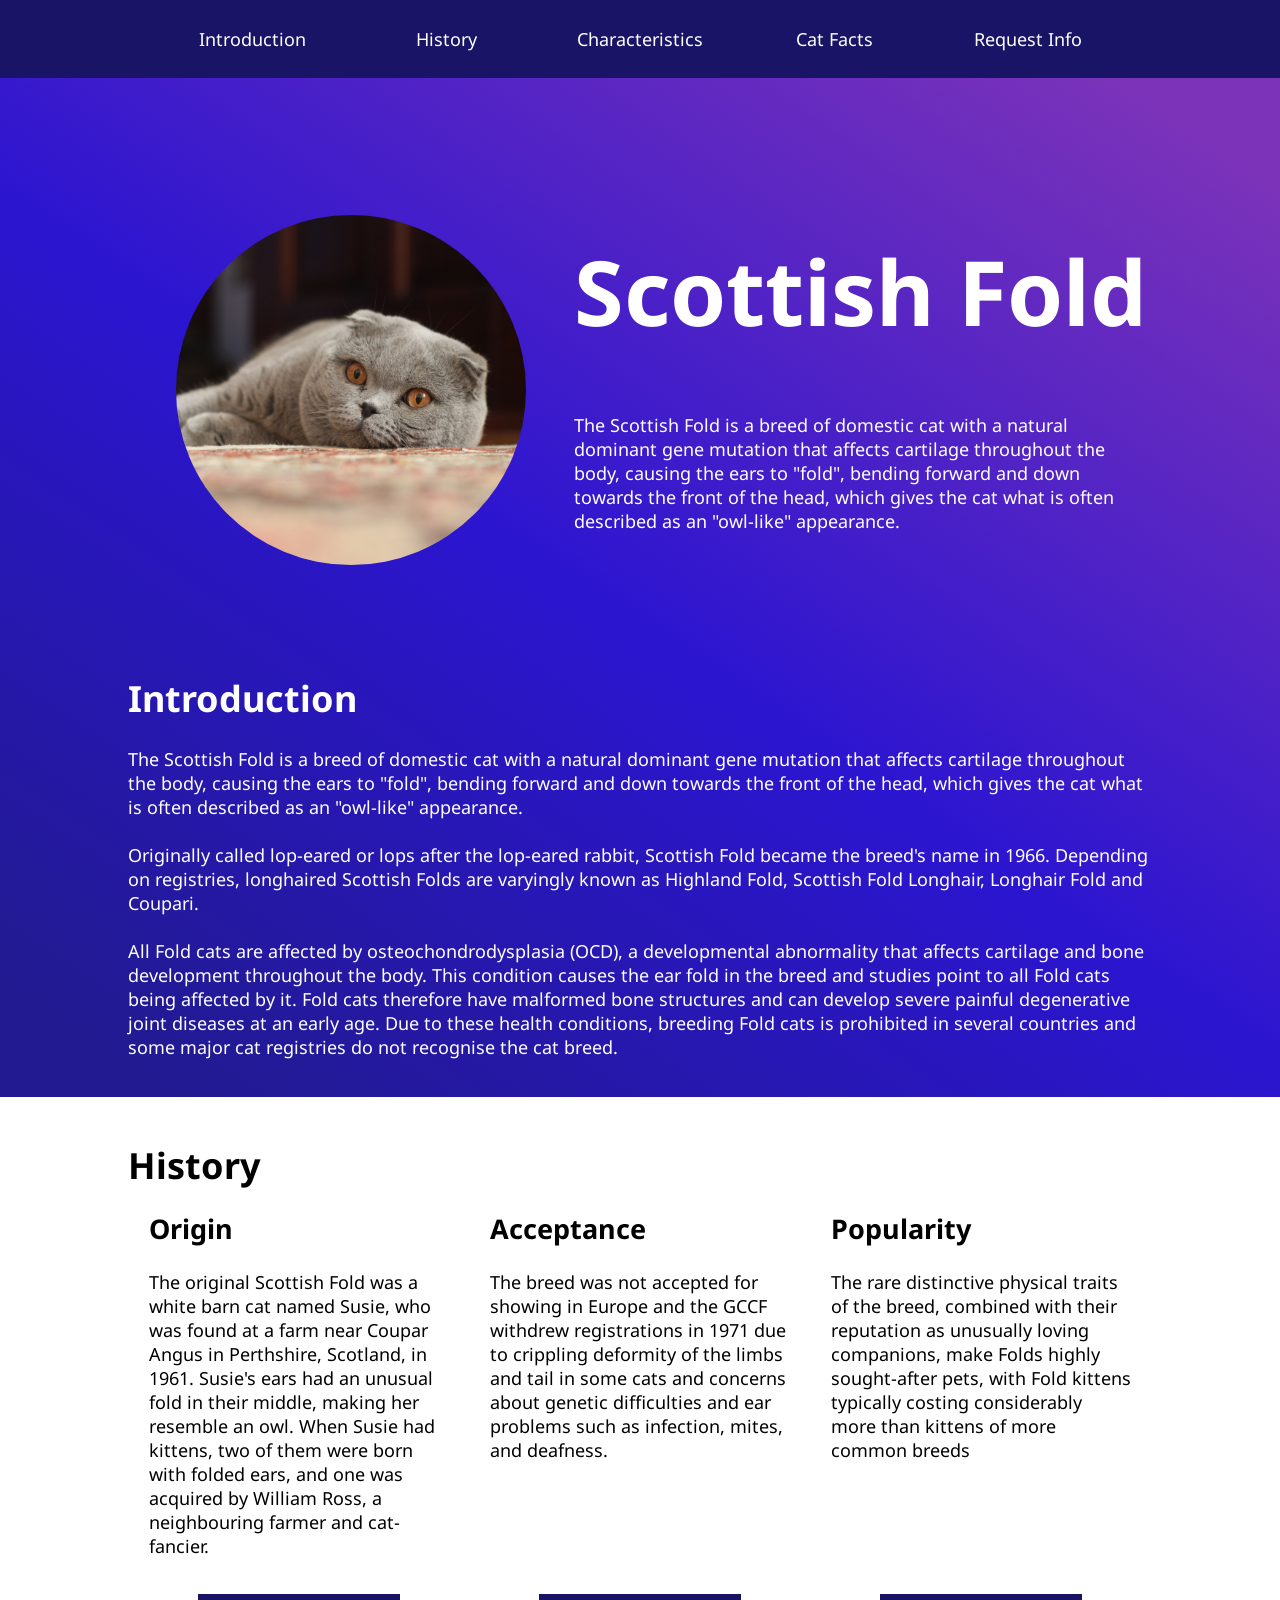
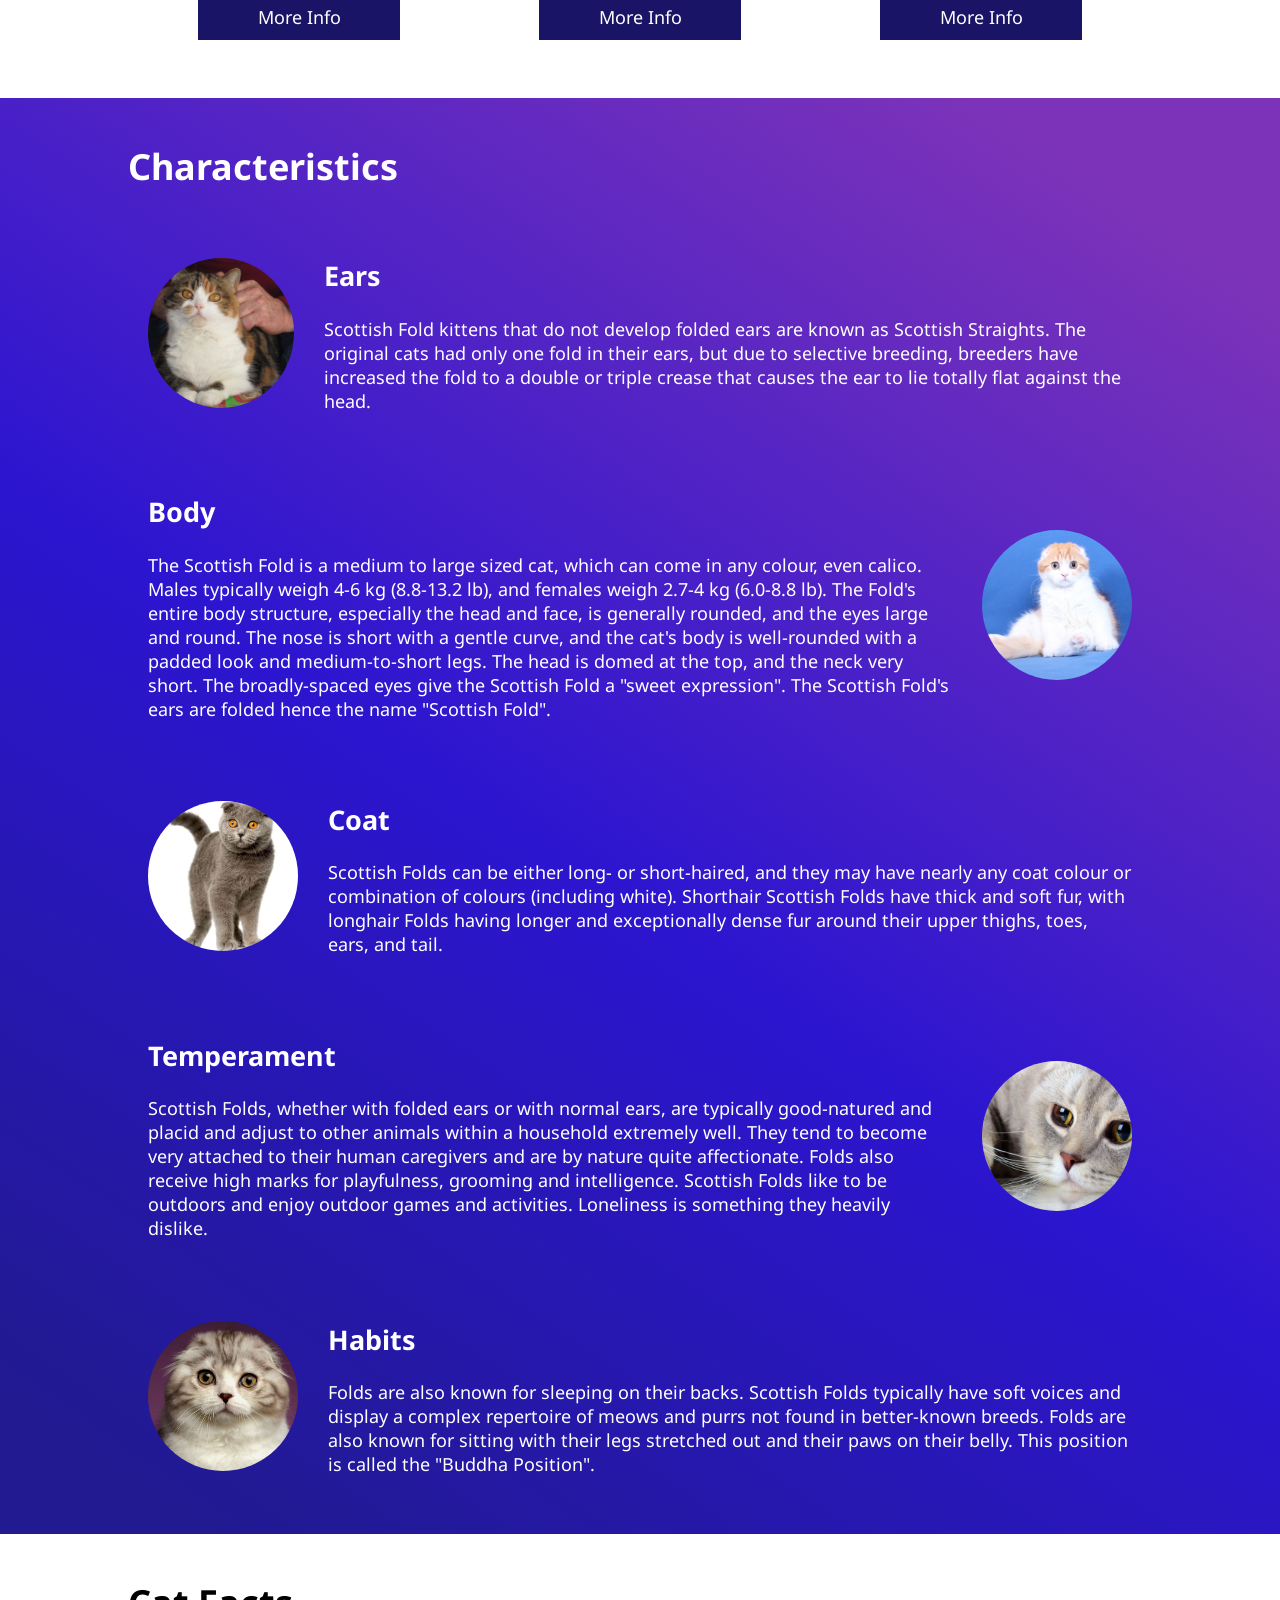
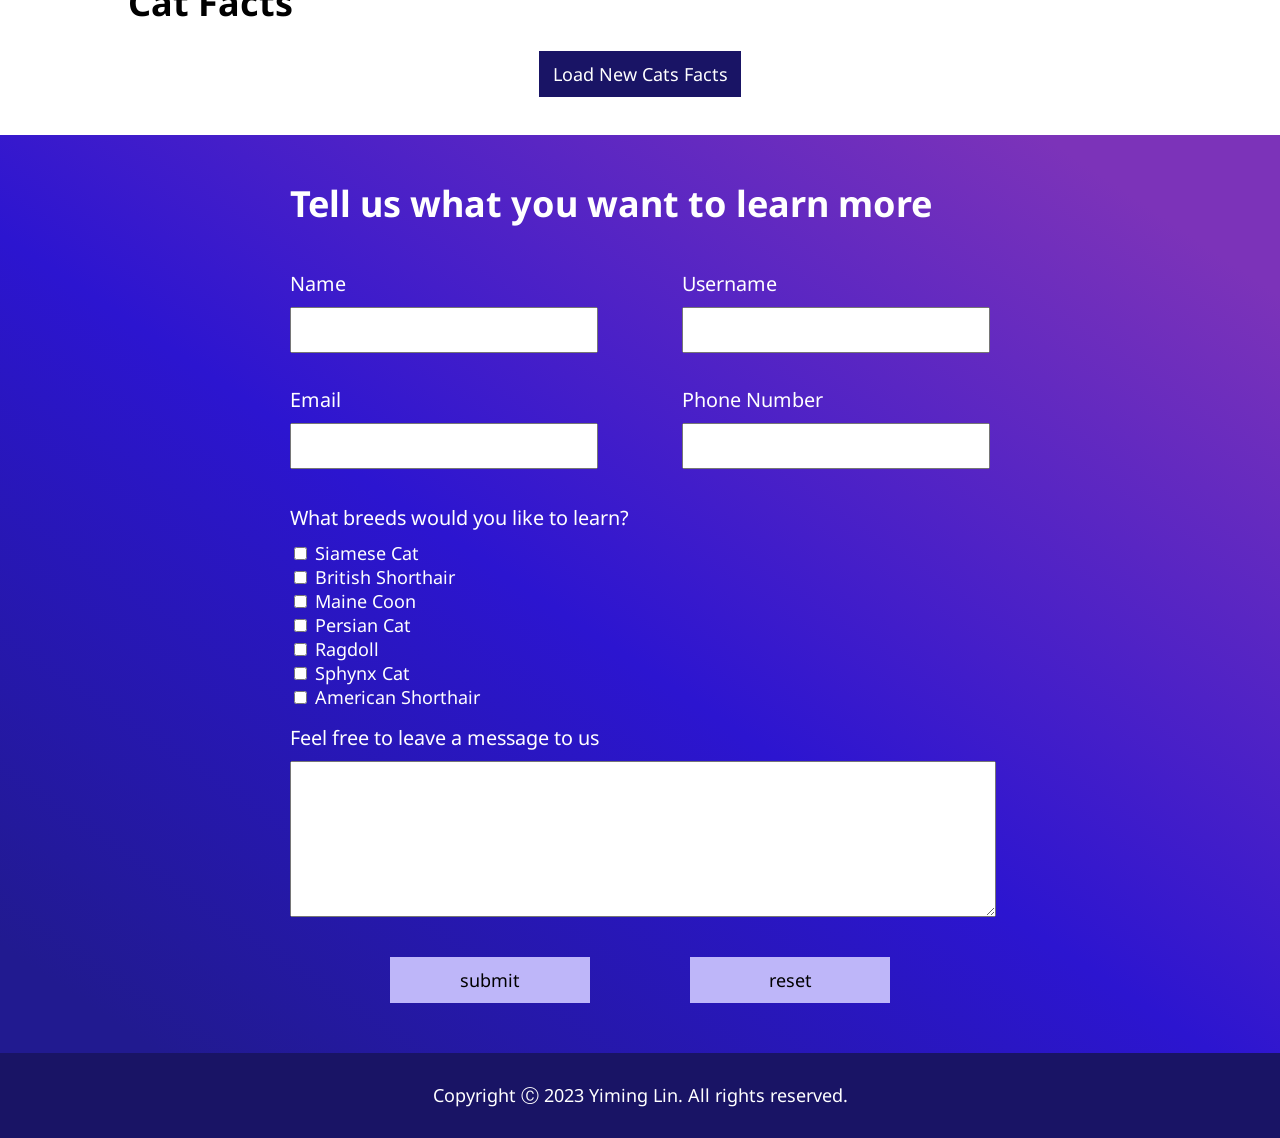
<file: 10-debugging/sample-website/index.html>
<!doctype html>
<html lang="en">
  <head>
    <meta charset="UTF-8" />
    <meta name="viewport" content="width=device-width, initial-scale=1.0" />
    <link rel="preconnect" href="https://fonts.googleapis.com" />
    <link rel="preconnect" href="https://fonts.gstatic.com" crossorigin />
    <link
      rel="stylesheet"
      href="https://cdnjs.cloudflare.com/ajax/libs/font-awesome/6.4.2/css/all.min.css"
      integrity="sha512-z3gLpd7yknf1YoNbCzqRKc4qyor8gaKU1qmn+CShxbuBusANI9QpRohGBreCFkKxLhei6S9CQXFEbbKuqLg0DA=="
      crossorigin="anonymous"
      referrerpolicy="no-referrer"
    />
    <link
      href="https://fonts.googleapis.com/css2?family=Lora&family=Noto+Sans:ital,wght@0,300;0,500;1,200;1,400&family=Poppins:wght@100;200;300;400&family=Raleway:wght@100;200;300&display=swap"
      rel="stylesheet"
    />
    <link rel="stylesheet" type="text/css" href="styles.css" />
    <title>Scottish Fold</title>
    <script defer src="index.js"></script>
  </head>
  <body>
    <header>
      <nav class="navbar large-screen-navbar">
        <div class="nav-list">
          <a
            href="#Introduction"
            class="nav-link hover-transition nav-list-item"
            >Introduction</a
          >
          <a href="#History" class="nav-link hover-transition nav-list-item"
            >History</a
          >
          <a
            href="#Characteristics"
            class="nav-link hover-transition nav-list-item"
            >Characteristics</a
          >
          <a href="#CatFacts" class="nav-link hover-transition nav-list-item"
            >Cat Facts</a
          >
          <a href="#RequestInfo" class="nav-link hover-transition nav-list-item"
            >Request Info</a
          >
        </div>
      </nav>
      <nav class="navbar small-screen-navbar">
        <input
          type="checkbox"
          class="navbar-toggle-trigger"
          id="navbar-toggle-trigger"
        />
        <label
          for="navbar-toggle-trigger"
          id="navbar-toggle-expand-button"
          class="navbar-circular-icon-button"
          aria-label="open navbar list"
        >
          <i class="fa-solid fa-bars"></i>
        </label>
        <div
          id="small-screen-navbar-element-container"
          class="small-screen-navbar-element-container"
        >
          <div class="nav-list">
            <a
              href="#Introduction"
              class="nav-link hover-transition nav-list-item"
              >Introduction</a
            >

            <a href="#History" class="nav-link hover-transition nav-list-item"
              >History</a
            >

            <a
              href="#Characteristics"
              class="nav-link hover-transition nav-list-item"
              >Characteristics</a
            >

            <a href="#CatFacts" class="nav-link hover-transition nav-list-item"
              >Cat Facts</a
            >

            <a
              href="#RequestInfo"
              class="nav-link hover-transition nav-list-item"
              >Request Info</a
            >
          </div>
        </div>
      </nav>
    </header>

    <div class="dark-background-container section-below-navbar">
      <div
        class="space-evenly-distributed-row-container vertically-stacked-mid-screen-container content-container"
      >
        <div class="landing-image"></div>
        <div class="landing-text-container">
          <h1 class="heading-1">Scottish Fold</h1>
          <p>
            The Scottish Fold is a breed of domestic cat with a natural dominant
            gene mutation that affects cartilage throughout the body, causing
            the ears to "fold", bending forward and down towards the front of
            the head, which gives the cat what is often described as an
            "owl-like" appearance.
          </p>
        </div>
      </div>
      <div id="Introduction" class="content-container">
        <h1>Introduction</h1>
        <p>
          The Scottish Fold is a breed of domestic cat with a natural dominant
          gene mutation that affects cartilage throughout the body, causing the
          ears to "fold", bending forward and down towards the front of the
          head, which gives the cat what is often described as an "owl-like"
          appearance.
          <br />
          <br />
          Originally called lop-eared or lops after the lop-eared rabbit,
          Scottish Fold became the breed's name in 1966. Depending on
          registries, longhaired Scottish Folds are varyingly known as Highland
          Fold, Scottish Fold Longhair, Longhair Fold and Coupari.
          <br />
          <br />
          All Fold cats are affected by osteochondrodysplasia (OCD), a
          developmental abnormality that affects cartilage and bone development
          throughout the body. This condition causes the ear fold in the breed
          and studies point to all Fold cats being affected by it. Fold cats
          therefore have malformed bone structures and can develop severe
          painful degenerative joint diseases at an early age. Due to these
          health conditions, breeding Fold cats is prohibited in several
          countries and some major cat registries do not recognise the cat
          breed.
        </p>
      </div>
    </div>

    <div id="History" class="content-container">
      <h1 class="clear-margin-bottom">History</h1>
      <div
        class="space-evenly-distributed-row-container vertically-stacked-mid-screen-container"
      >
        <div class="card">
          <div>
            <h2 class="clear-margin-top">Origin</h2>
            <p>
              The original Scottish Fold was a white barn cat named Susie, who
              was found at a farm near Coupar Angus in Perthshire, Scotland, in
              1961. Susie's ears had an unusual fold in their middle, making her
              resemble an owl. When Susie had kittens, two of them were born
              with folded ears, and one was acquired by William Ross, a
              neighbouring farmer and cat-fancier.
            </p>
          </div>
          <a class="more-info-button">More Info</a>
        </div>
        <div class="popup-section-container">
          <div class="popup-section">
            <div class="space-between-distributed-row-container">
              <h3>Origin</h3>
              <button
                class="close-popup-button"
                title="close popup button"
                aria-label="close popup button"
              >
                <i class="fa-solid fa-xmark"></i>
              </button>
            </div>
            <p>
              The original Scottish Fold was a white barn cat named Susie, who
              was found at a farm near Coupar Angus in Perthshire, Scotland, in
              1961. Susie's ears had an unusual fold in their middle, making her
              resemble an owl. When Susie had kittens, two of them were born
              with folded ears, and one was acquired by William Ross, a
              neighbouring farmer and cat-fancier. Ross registered the breed
              with the Governing Council of the Cat Fancy (GCCF) in the United
              Kingdom in 1966 and started to breed Scottish Fold kittens with
              the help of geneticist Pat Turner. The breeding programme produced
              76 kittens in the first three years - 42 with folded ears and 34
              with straight ears. The conclusion from this was that the ear
              mutation is due to a simple dominant gene.
              <br />
              Susie's only reproducing offspring was a female Fold named Snooks
              who was also white; a second kitten was neutered shortly after
              birth. Three months after Snooks' birth, Susie was killed by a
              car. All Scottish Fold cats share a common ancestry to Susie.
            </p>
          </div>
        </div>

        <div class="card">
          <div>
            <h2 class="clear-margin-top">Acceptance</h2>
            <p>
              The breed was not accepted for showing in Europe and the GCCF
              withdrew registrations in 1971 due to crippling deformity of the
              limbs and tail in some cats and concerns about genetic
              difficulties and ear problems such as infection, mites, and
              deafness.
            </p>
          </div>
          <a class="more-info-button">More Info</a>
        </div>
        <div class="popup-section-container">
          <div class="popup-section">
            <div class="space-between-distributed-row-container">
              <h3>Acceptance</h3>
              <button
                class="close-popup-button"
                title="close popup button"
                aria-label="close popup button"
              >
                <i class="fa-solid fa-xmark"></i>
              </button>
            </div>
            <p>
              The breed was not accepted for showing in Europe and the GCCF
              withdrew registrations in 1971 due to crippling deformity of the
              limbs and tail in some cats and concerns about genetic
              difficulties and ear problems such as infection, mites, and
              deafness, but the Folds were exported to America and the breed
              continued to be established using crosses with British Shorthairs
              and American Shorthairs. Since the initial concerns were brought,
              the Fold breed has not had the mite and infection problems, though
              wax buildup in the ears may be greater than in other cats. The
              concerns about deformities may have been caused by
              osteochondrodysplasia, which causes abnormalities in bone and
              cartilage throughout the body.
            </p>
          </div>
        </div>

        <div class="card">
          <div>
            <h2 class="clear-margin-top">Popularity</h2>
            <p>
              The rare distinctive physical traits of the breed, combined with
              their reputation as unusually loving companions, make Folds highly
              sought-after pets, with Fold kittens typically costing
              considerably more than kittens of more common breeds
            </p>
          </div>
          <a class="more-info-button">More Info</a>
        </div>
        <div class="popup-section-container">
          <div class="popup-section">
            <div class="space-between-distributed-row-container">
              <h3>Popularity</h3>
              <button
                class="close-popup-button"
                title="close popup button"
                aria-label="close popup button"
              >
                <i class="fa-solid fa-xmark"></i>
              </button>
            </div>
            <p>
              The rare distinctive physical traits of the breed, combined with
              their reputation as unusually loving companions, make Folds highly
              sought-after pets, with Fold kittens typically costing
              considerably more than kittens of more common breeds. Scottish
              folds are also popular among celebrities, one of them being
              American singer Taylor Swift, who owns two Scottish fold cats
              named Meredith Grey (the titular character of the medical drama
              series Grey's Anatomy), and Olivia Benson (the protagonist of the
              police drama series Law & Order: Special Victims Unit).
            </p>
          </div>
        </div>
      </div>
    </div>

    <div class="dark-background-container">
      <div id="Characteristics" class="content-container">
        <h1>Characteristics</h1>
        <div class="space-between-distributed-row-container content-container">
          <img
            alt="A scottish fold kitten whose ears are hold by a pair of hands"
            class="characteristics-image"
            src="./images/Straight-eared_Scottish_Fold.jpg"
          />
          <div class="characteristics-text-margin-left">
            <h2>Ears</h2>
            <p>
              Scottish Fold kittens that do not develop folded ears are known as
              Scottish Straights. The original cats had only one fold in their
              ears, but due to selective breeding, breeders have increased the
              fold to a double or triple crease that causes the ear to lie
              totally flat against the head.
            </p>
          </div>
        </div>
        <div class="space-between-distributed-row-container content-container">
          <div class="characteristics-text-margin-right">
            <h2>Body</h2>
            <p>
              The Scottish Fold is a medium to large sized cat, which can come
              in any colour, even calico. Males typically weigh 4-6 kg (8.8-13.2
              lb), and females weigh 2.7-4 kg (6.0-8.8 lb). The Fold's entire
              body structure, especially the head and face, is generally
              rounded, and the eyes large and round. The nose is short with a
              gentle curve, and the cat's body is well-rounded with a padded
              look and medium-to-short legs. The head is domed at the top, and
              the neck very short. The broadly-spaced eyes give the Scottish
              Fold a "sweet expression". The Scottish Fold's ears are folded
              hence the name "Scottish Fold".
            </p>
          </div>
          <img
            alt="A scottish fold kitten with white body and yellowish forehead"
            class="characteristics-image"
            src="./images/Rumfold_Red_Bull.png"
          />
        </div>
        <div class="space-between-distributed-row-container content-container">
          <img
            alt="A walking scottish fold kitten with grayish body and orange eyeballs"
            class="characteristics-image"
            src="./images/scottish-fold-2.jpg"
          />
          <div class="characteristics-text-margin-left">
            <h2>Coat</h2>
            <p>
              Scottish Folds can be either long- or short-haired, and they may
              have nearly any coat colour or combination of colours (including
              white). Shorthair Scottish Folds have thick and soft fur, with
              longhair Folds having longer and exceptionally dense fur around
              their upper thighs, toes, ears, and tail.
            </p>
          </div>
        </div>
        <div class="space-between-distributed-row-container content-container">
          <div class="characteristics-text-margin-right">
            <h2>Temperament</h2>
            <p>
              Scottish Folds, whether with folded ears or with normal ears, are
              typically good-natured and placid and adjust to other animals
              within a household extremely well. They tend to become very
              attached to their human caregivers and are by nature quite
              affectionate. Folds also receive high marks for playfulness,
              grooming and intelligence. Scottish Folds like to be outdoors and
              enjoy outdoor games and activities. Loneliness is something they
              heavily dislike.
            </p>
          </div>
          <img
            alt="The headshot of a scottish fold kitten with grayish skin looking to the side"
            class="characteristics-image"
            src="./images/scottish-fold-1.jpeg"
          />
        </div>
        <div class="space-between-distributed-row-container content-container">
          <img
            alt="The headshot of a scottish fold kitten looking straight ahead"
            class="characteristics-image"
            src="./images/scottish-fold-3.jpg"
          />
          <div class="characteristics-text-margin-left">
            <h2>Habits</h2>
            <p>
              Folds are also known for sleeping on their backs. Scottish Folds
              typically have soft voices and display a complex repertoire of
              meows and purrs not found in better-known breeds. Folds are also
              known for sitting with their legs stretched out and their paws on
              their belly. This position is called the "Buddha Position".
            </p>
          </div>
        </div>
      </div>
    </div>

    <div id="CatFacts" class="content-container">
      <h1>Cat Facts</h1>
      <div class="loading-container"></div>
      <div id="cat-facts-list"></div>
      <a class="reload-cat-facts">Load New Cats Facts</a>
    </div>

    <div class="dark-background-container">
      <form id="RequestInfo" class="content-container form">
        <h1>Tell us what you want to learn more</h1>
        <div
          class="space-between-distributed-row-container vertically-stacked-sm-screen-container"
        >
          <p class="label-input-group form-element-container">
            <span class="form-label">Name</span>
            <input
              aria-label="name"
              class="form-input-box"
              type="text"
              id="name"
              name="name"
            />
          </p>
          <p class="label-input-group form-element-container">
            <span class="form-label">Username</span>
            <input
              aria-label="username"
              class="form-input-box"
              type="text"
              id="username"
              name="username"
            />
          </p>
        </div>
        <div
          class="space-between-distributed-row-container vertically-stacked-sm-screen-container"
        >
          <p class="label-input-group form-element-container">
            <span class="form-label">Email</span>
            <input
              aria-label="email"
              class="form-input-box"
              type="email"
              id="email"
              name="email"
            />
          </p>
          <p class="label-input-group form-element-container">
            <span class="form-label">Phone Number</span>
            <input
              aria-label="phone"
              class="form-input-box"
              type="tel"
              id="phone-number"
              name="phone-number"
            />
          </p>
        </div>
        <div class="form-fieldset form-element-container">
          <p class="form-label">What breeds would you like to learn?</p>
          <div>
            <input type="checkbox" id="siamese" name="breed1" value="siamese" />
            <label for="siamese">Siamese Cat</label>
          </div>
          <div>
            <input
              type="checkbox"
              id="british-shorthair"
              name="breed2"
              value="british-shorthair"
            />
            <label for="british-shorthair">British Shorthair</label>
          </div>
          <div>
            <input
              type="checkbox"
              id="maine-coon"
              name="breed3"
              value="maine-coon"
            />
            <label for="maine-coon">Maine Coon</label>
          </div>
          <div>
            <input
              type="checkbox"
              id="persian-cat"
              name="breed4"
              value="persian-cat"
            />
            <label for="persian-cat">Persian Cat</label>
          </div>
          <div>
            <input type="checkbox" id="ragdoll" name="breed5" value="ragdoll" />
            <label for="ragdoll">Ragdoll</label>
          </div>
          <div>
            <input
              type="checkbox"
              id="sphynx-cat"
              name="breed6"
              value="sphynx-cat"
            />
            <label for="sphynx-cat">Sphynx Cat</label>
          </div>
          <div>
            <input
              type="checkbox"
              id="american-shorthair"
              name="breed"
              value="american-shorthair"
            />
            <label for="american-shorthair">American Shorthair</label>
          </div>
        </div>
        <label class="form-label" for="message"
          >Feel free to leave a message to us</label
        >
        <textarea
          class="form-textarea form-element-container"
          name="message"
          id="message"
          cols="30"
          rows="10"
        ></textarea>
      </form>
      <div
        class="form space-evenly-distributed-row-container form-buttons-container"
      >
        <input class="form-button" type="submit" value="submit" />
        <input class="form-button" type="reset" value="reset" />
      </div>
    </div>

    <footer class="footer">
      Copyright Ⓒ 2023 Yiming Lin. All rights reserved.
    </footer>
  </body>
</html>
</file>
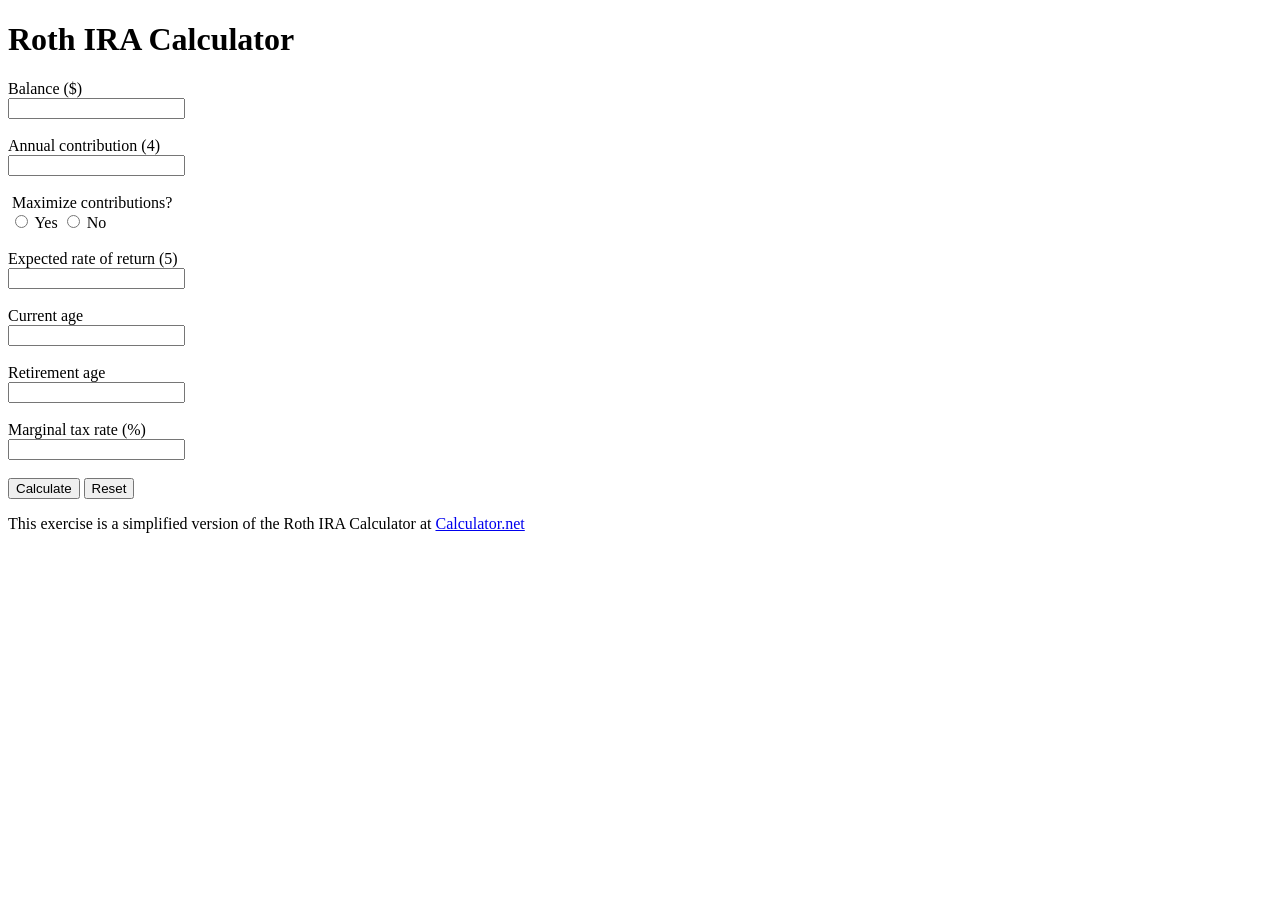
<file: 01-html/02-form.html>
<!doctype html>
<html lang="en">
  <head>
    <meta charset="UTF-8" />
    <meta name="viewport" content="width=device-width, initial-scale=1.0" />
    <meta http-equiv="X-UA-Compatible" content="ie=edge" />
    <style>fieldset {
      padding: 0px;
      border: 0};
      </style>
    <title>Exercise 02 - Form</title>
  </head>
  <body>
    <main>
      <!-- Add your code here -->

      <form method="post" action="/calculator"></form>
      <h1>Roth IRA Calculator</h1>
      <div>
        <label for="balance">Balance ($)</label>
        <br>
        <input type="text" id="balance" name="balance"/>
      </div>
      <br/> 
      <div>
        <label for="contribution">Annual contribution (4)</label>
        <br>
        <input type="text" id="contribution" name="contribuition" />
      </div>
      <br/>     
      <fieldset class="fieldset">
        <legend>Maximize contributions?</legend>
        <input type="radio" id="yes" name="contribuition_select" value="Yes">
        <label for="yes">Yes</label>        
        <input type="radio" id="no" name="contribuition_select" value="No">
        <label for="no">No</label>
      </fieldset>
      <br>
      <div>
        <label for="return">Expected rate of return (5)</label>
        <br>
        <input type="number" id="return_rate" name="return_rate"/>
      </div>
      <br/>      
      <div>
        <label for="current_age">Current age</label>
        <br>
        <input type="number" id="current_age" name="current_age"/>
      </div>
      <br/>      
      <div>
        <label for="retirement_age">Retirement age</label>
        <br>
        <input type="number" id="retirement_age" name="retirement_age"/>
      </div>
      <br/>            
      <div>
        <label for="tax_rate">Marginal tax rate (%)</label>
        <br>
        <input type="number" id="tax_rate" name="tax_rate"/>
      </div>
      <br>
      <div>
          <input type="submit" value="Calculate" />
          <input type="reset" value="Reset" />
      </div>
      <p>This exercise is a simplified version of the Roth IRA Calculator at <a href="https://www.calculator.net/roth-ira-calculator.html">Calculator.net</p>
    </main>
  </body>
</html>
</file>
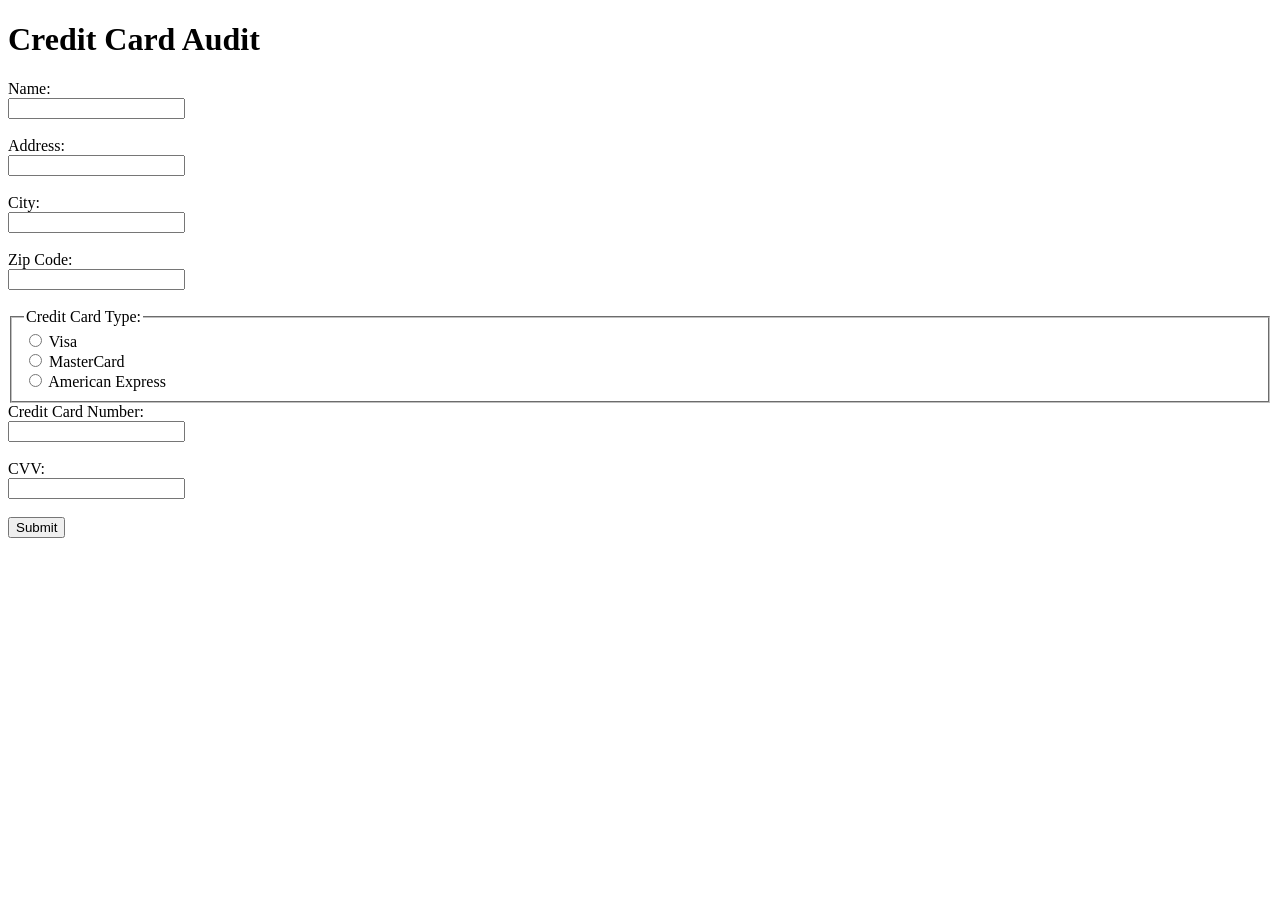
<file: 02-a11y/01-audit.html>
<!doctype html>
<html lang="en">
  <head>
    <meta charset="UTF-8" />
    <meta name="viewport" content="width=device-width, initial-scale=1.0" />
    <title>Exercise 01 - Audit</title>
  </head>
  <body>
    <main>
      <h1>Credit Card Audit</h1>
      <form>
        <label for="name">Name:<br /></label>
        <input id="name" type="text" name="name" />
        <br /><br />
        <label for="address">Address:<br /></label>
        <input id="address" type="text" name="address" />
        <br /><br />
        <label for="city">City:<br /></label>
        <input id="city" type="text" name="city" />
        <br /><br />
        <label for="zip">Zip Code:<br /></label>
        <input id="zip" type="text" name="zip" />
        <br /><br />
        <fieldset>
          <legend>Credit Card Type:<br /></legend>
          <input id="visa" type="radio" name="card" value="visa" />
          <label for="visa">Visa <br /></label>
          <input id="mastercard" type="radio" name="card" value="mastercard" />
          <label for="mastercard">MasterCard <br /></label>
          <input id="amex" type="radio" name="card" value="amex" />
          <label for="amex">American Express<br /></label>
        </fieldset>

        <label for="cc_number">Credit Card Number:<br /></label>
        <input id="cc_number" type="text" name="cc_number" /><br /><br />
        <label for="cvv">CVV:<br /></label>
        <input id="cvv" type="text" name="cvv" /><br /><br />
        <input type="button" value="Submit" />
      </form>
    </main>
  </body>
</html>
</file>
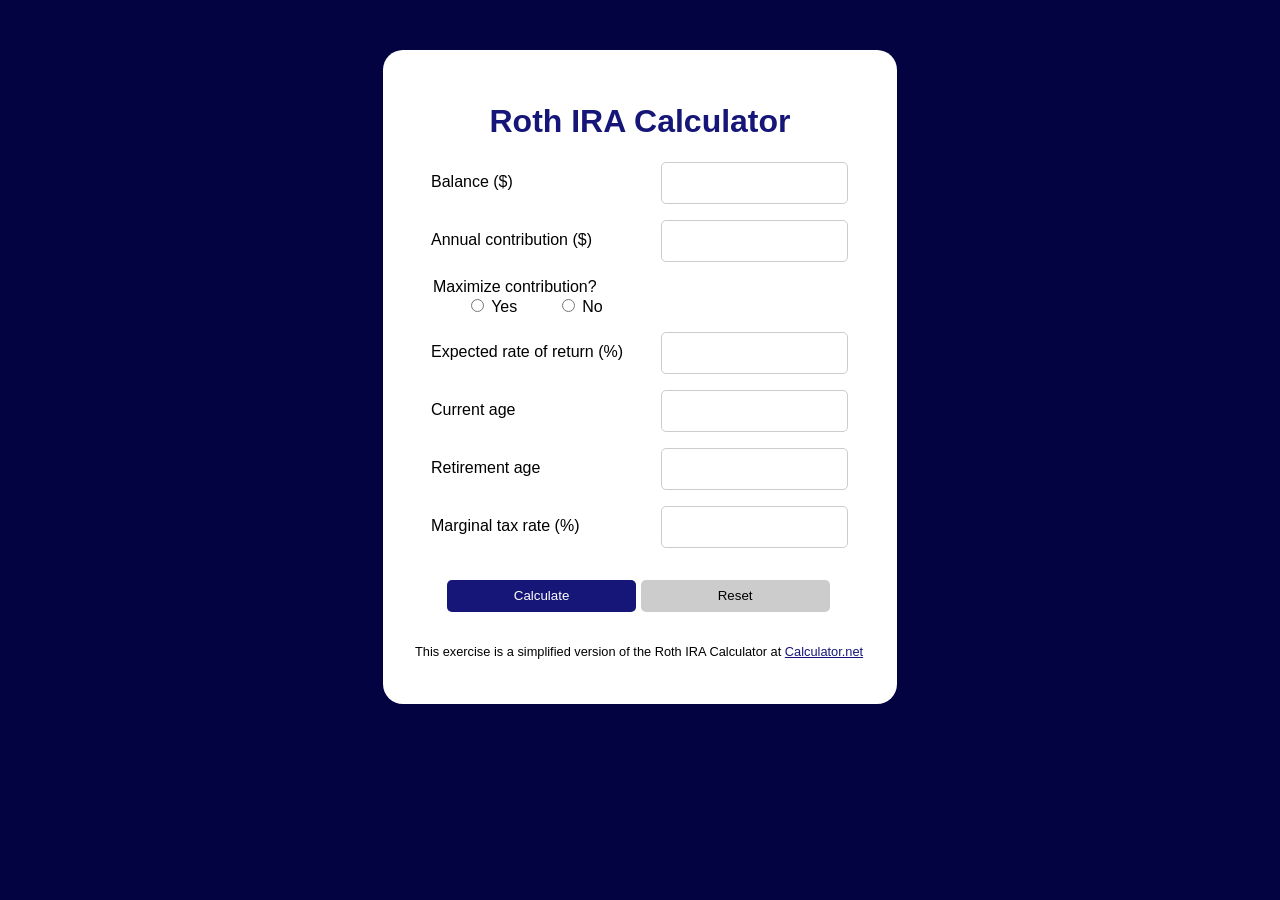
<file: 03-css/02-form.html>
<!doctype html>
<html lang="en">
  <head>
    <meta charset="UTF-8" />
    <meta name="viewport" content="width=device-width, initial-scale=1.0" />
    <meta http-equiv="X-UA-Compatible" content="ie=edge" />
    <title>CSS Exercise 02 - Form</title>
    <link rel="stylesheet" href="styles.css" />
  </head>
  <body class="f-body">
    <main class="f-main">
      <!-- Start with the code from the HTML folder.
      - Make sure to fix any issues in your HTML code.
      - Delete all mentions of <br>s and style the line breaks with CSS. 
      - Add classes to style the elements on the page. -->

      <form method="post" action="/calculator">
        <h1 class="f-h1">Roth IRA Calculator</h1>
        <div class="f-item">
          <label class="f-label" for="balance">Balance ($)</label>
          <input class="f-input" type="text" id="balance" name="balance" />
        </div>
        <div class="f-item">
          <label class="f-label" for="contribution"
            >Annual contribution ($)</label
          >
          <input
            class="f-input"
            type="text"
            id="contribution"
            name="contribuition"
          />
        </div>
        <fieldset class="f-fieldset">
          <legend>Maximize contribution?</legend>
          <input
            class="f-radio"
            type="radio"
            id="yes"
            name="contribution_select"
            value="Yes"
          />
          <label for="yes">Yes</label>
          <input
            class="f-radio"
            type="radio"
            id="no"
            name="contribution_select"
            value="No"
          />
          <label for="no">No</label>
        </fieldset>
        <div class="f-item">
          <label class="f-label" for="return"
            >Expected rate of return (%)</label
          >
          <input class="f-input" type="number" id="return" name="return" />
        </div>
        <div class="f-item">
          <label class="f-label" for="current_age">Current age</label>
          <input
            class="f-input"
            type="number"
            id="current_age"
            name="current_age"
          />
        </div>
        <div class="f-item">
          <label class="f-label" for="retirement_age">Retirement age</label>
          <input
            class="f-input"
            type="number"
            id="retirement_age"
            name="retirement_age"
          />
        </div>
        <div class="f-item">
          <label class="f-label" for="tax_rate">Marginal tax rate (%)</label>
          <input class="f-input" type="number" id="tax_rate" name="tax_rate" />
        </div>
        <div class="f-item">
          <input class="f-btn f-submit" type="submit" value="Calculate" />
          <input class="f-btn f-reset" type="reset" value="Reset" />
        </div>
        <p>
          This exercise is a simplified version of the Roth IRA Calculator at
          <a
            class="f-link"
            href="https://www.calculator.net/roth-ira-calculator.html"
            >Calculator.net</a
          >
        </p>
      </form>
    </main>
  </body>
</html>
</file>
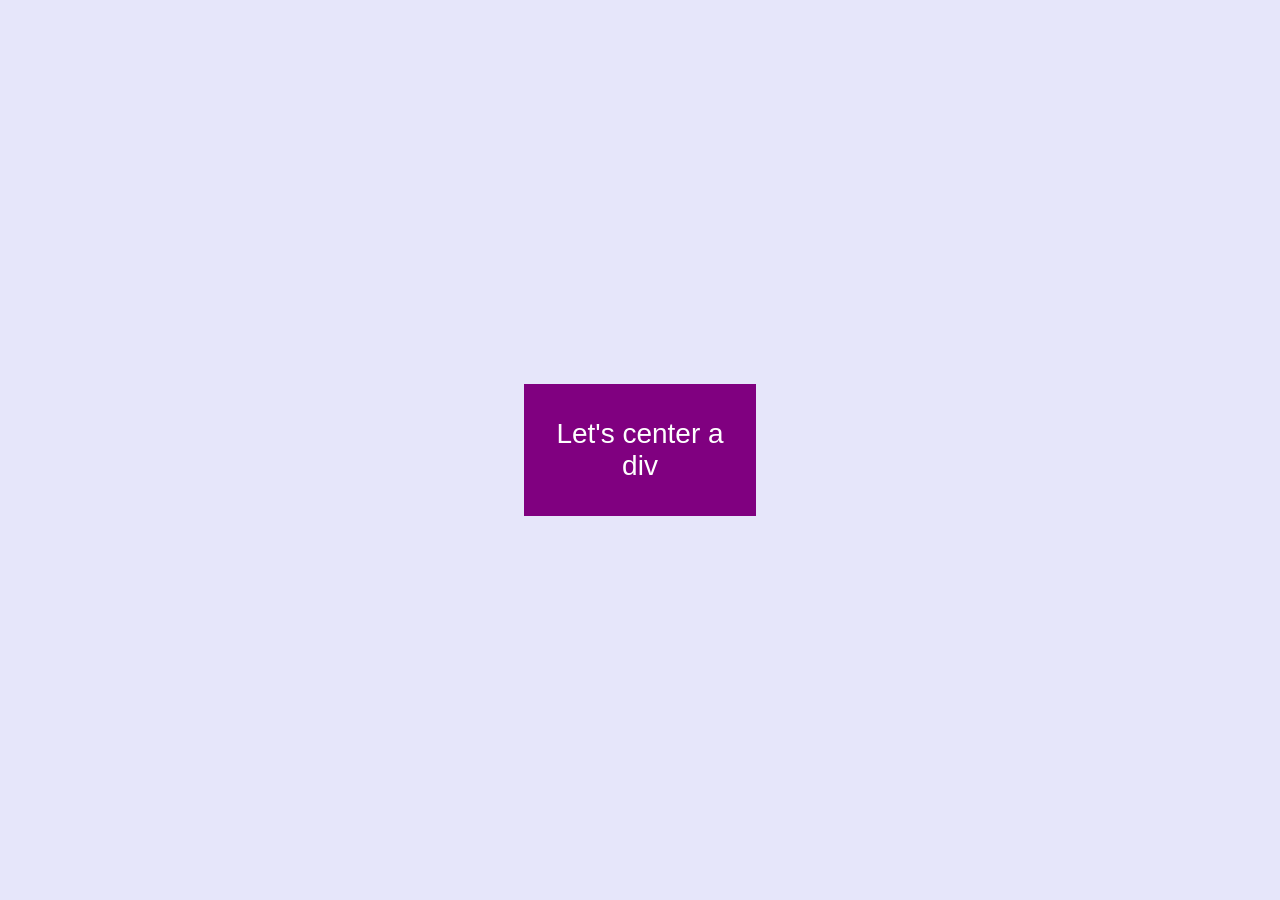
<file: 04-css-layout/01-center.html>
<!doctype html>
<html lang="en">
  <head>
    <meta charset="UTF-8" />
    <meta name="viewport" content="width=device-width, initial-scale=1.0" />
    <title>CSS Layout Exercise 01 - Center</title>
    <link rel="stylesheet" href="styles.css" />
  </head>
  <body class="container">
    <main>
      <div class="box">Let's center a div</div>
    </main>
  </body>
</html>
</file>
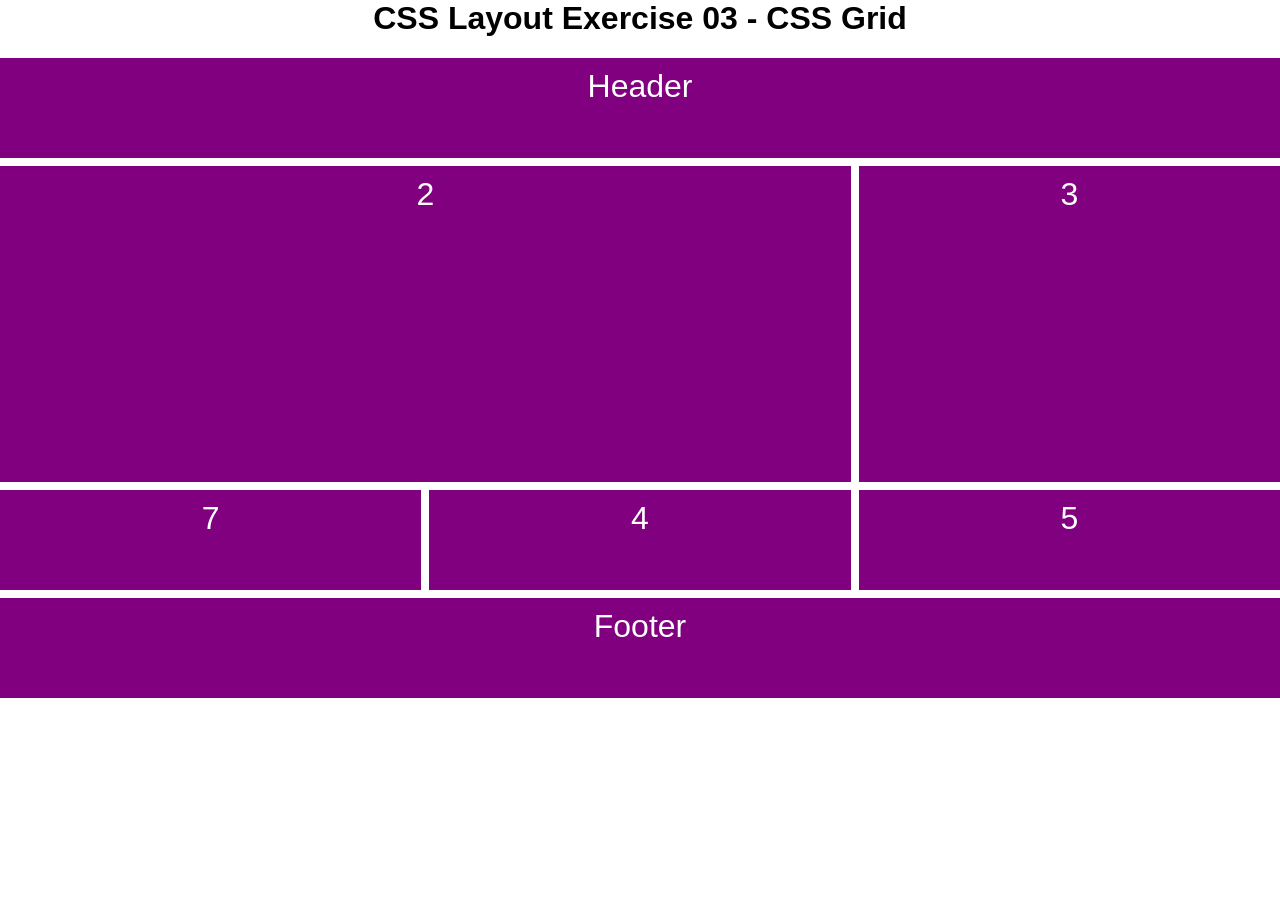
<file: 04-css-layout/03-css-grid.html>
<html lang="en">
  <head>
    <meta charset="UTF-8" />
    <meta name="viewport" content="width=device-width, initial-scale=1.0" />
    <title>CSS Layout Exercise 03 - CSS Grid</title>
    <link rel="stylesheet" href="styles.css" />
  </head>
  <body>
    <main>
      <h1>CSS Layout Exercise 03 - CSS Grid</h1>
      <section class="grid-container">
        <header class="grid-item item1">Header</header>
        <div class="grid-item item2">2</div>
        <div class="grid-item item3">3</div>
        <div class="grid-item item4">4</div>
        <div class="grid-item item5">5</div>
        <div class="grid-item item6">6</div>
        <div class="grid-item item7">7</div>
        <footer class="grid-item item8">Footer</footer>
      </section>
    </main>
  </body>
</html>
</file>
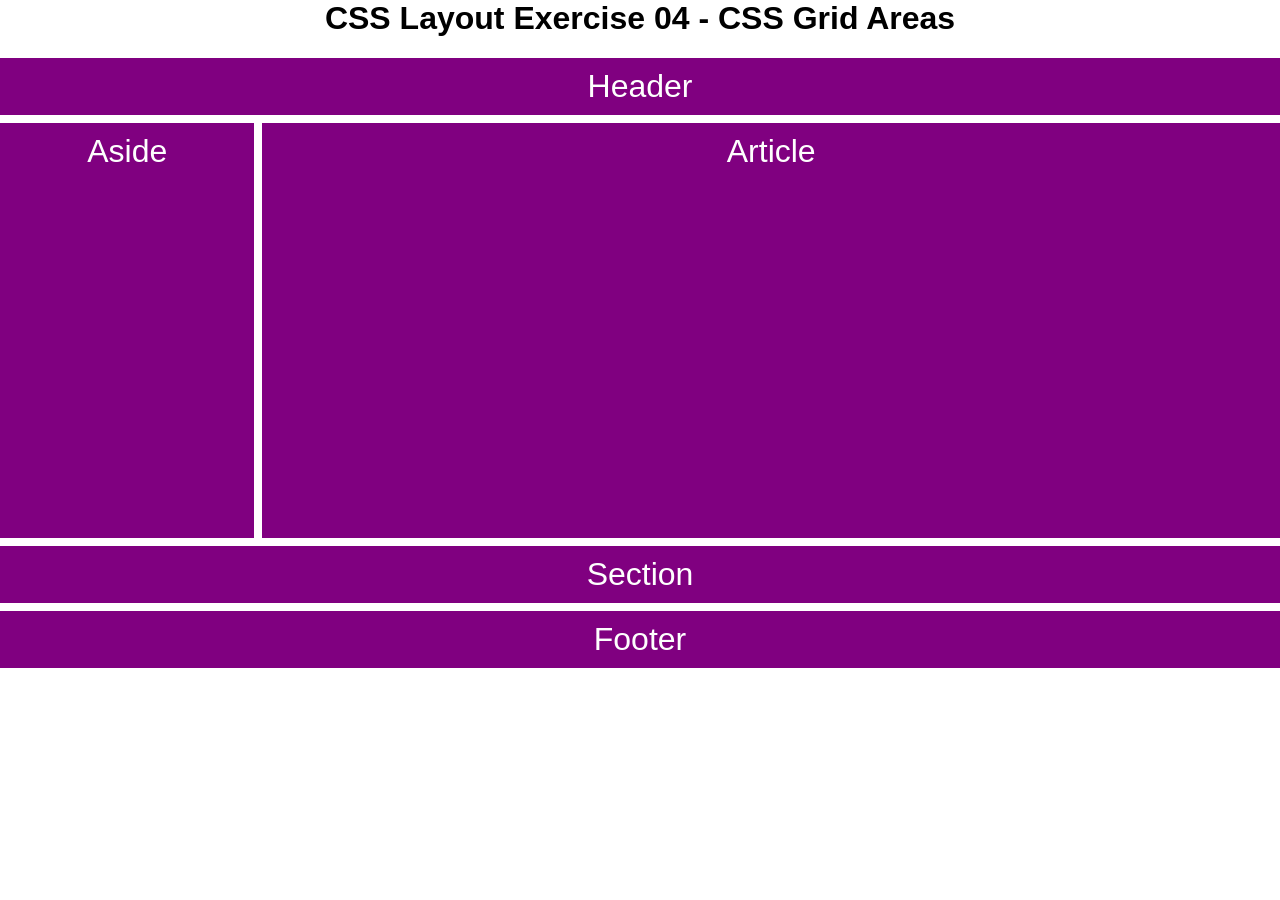
<file: 04-css-layout/04-css-grid-area.html>
<html lang="en">
  <head>
    <meta charset="UTF-8" />
    <meta name="viewport" content="width=device-width, initial-scale=1.0" />
    <title>CSS Layout Exercise 04 - CSS Grid Areas</title>
    <link rel="stylesheet" href="styles.css" />
  </head>
  <body>
    <main>
      <h1>CSS Layout Exercise 04 - CSS Grid Areas</h1>
      <div class="grid-container-area">
        <header class="grid-item header">Header</header>
        <article class="grid-item article">Article</article>
        <aside class="grid-item aside">Aside</aside>
        <section class="grid-item section">Section</section>
        <footer class="grid-item footer">Footer</footer>
      </div>
    </main>
  </body>
</html>
</file>
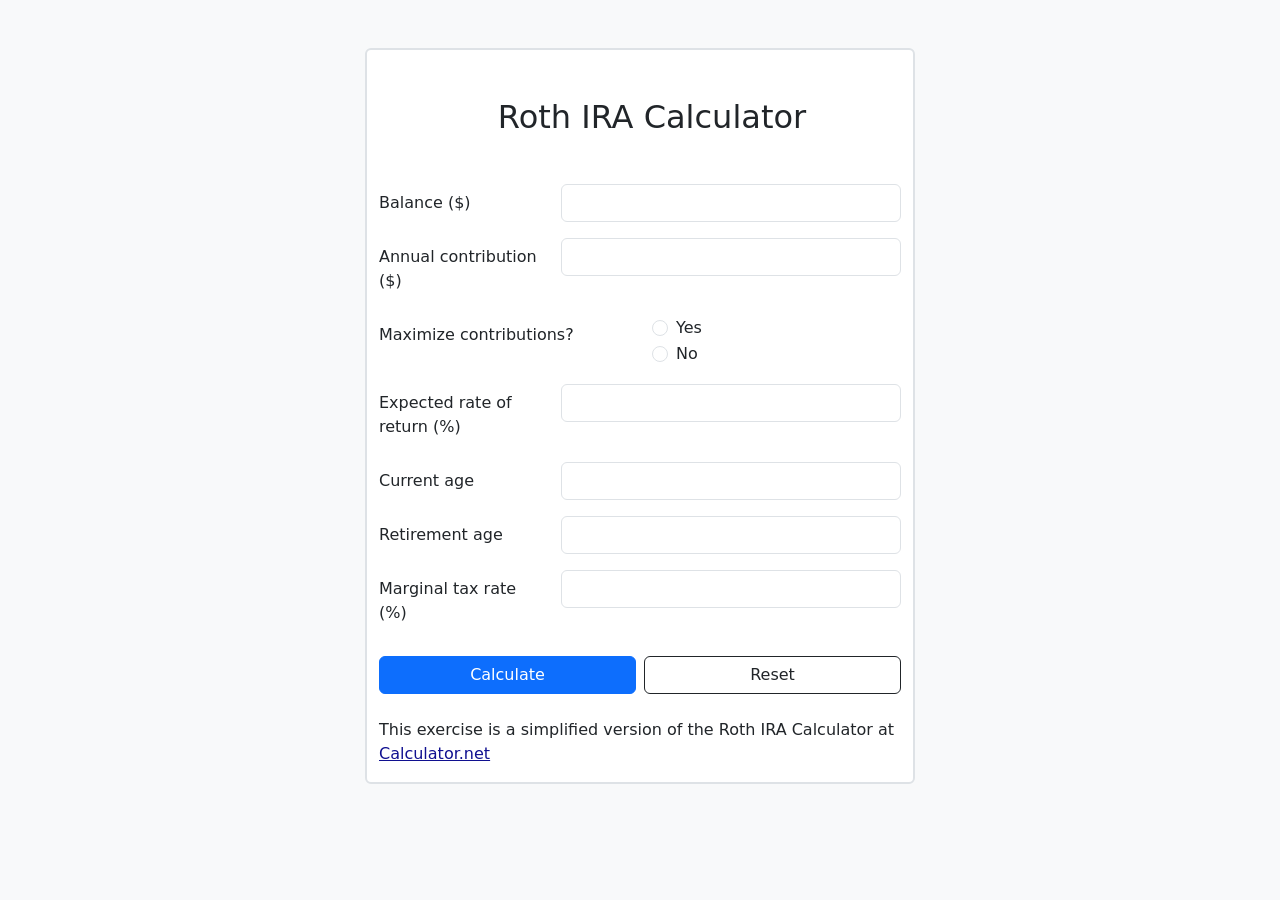
<file: 05-bootstrap/02-form.html>
<!doctype html>

<html lang="en">
  <head>
    <meta charset="UTF-8" />
    <meta name="viewport" content="width=device-width, initial-scale=1.0" />
    <title>Bootstrap Exercise 02 - Form</title>
    <link
      href="https://cdn.jsdelivr.net/npm/bootstrap@5.3.3/dist/css/bootstrap.min.css"
      rel="stylesheet"
    />

    <link rel="stylesheet" href="styles.css" />
    <!--  <script src="https://cdn.jsdelivr.net/npm/bootstrap@5.3.3/dist/js/bootstrap.bundle.min.js"></script> -->
  </head>
  <body class="bg-light">
    <main class="d-flex align-items-center">
      <form
        method="post"
        action="/calculator"
        class="ira-form container mt-5 border border-2 bg-white rounded"
      >
        <div class="row col-12 my-4">
          <h1 class="text-center m-4 fs-2">Roth IRA Calculator</h1>
        </div>
        <div class="row mb-3">
          <label class="col-form-label col-sm-4" for="balance"
            >Balance ($)</label
          >
          <div class="col-sm-8">
            <input
              class="form-control"
              type="text"
              id="balance"
              name="balance"
            />
          </div>
        </div>

        <div class="row mb-3">
          <label class="col-form-label col-sm-4" for="contribution"
            >Annual contribution ($)</label
          >
          <div class="col-sm-8">
            <input
              class="form-control"
              type="text"
              id="contribution"
              name="contribution"
            />
          </div>
        </div>

        <fieldset class="row mb-3">
          <legend class="col-sm-6 col-form-label">
            Maximize contributions?
          </legend>
          <div class="col-sm-6">
            <div class="form-check">
              <input
                class="form-check-input"
                type="radio"
                id="yes"
                name="contribution_select"
                value="Yes"
              />
              <label class="form-check-label" for="yes">Yes</label>
            </div>
            <div class="form-check">
              <input
                class="form-check-input"
                type="radio"
                id="no"
                name="contribution_select"
                value="No"
              />
              <label class="form-check-label" for="no">No</label>
            </div>
          </div>
        </fieldset>

        <div class="row mb-3">
          <label class="col-form-label col-sm-4" for="return"
            >Expected rate of return (%)</label
          >
          <div class="col-sm-8">
            <input
              class="form-control"
              type="number"
              id="return"
              name="return"
            />
          </div>
        </div>

        <div class="row mb-3">
          <label class="col-form-label col-sm-4" for="current_age"
            >Current age</label
          >
          <div class="col-sm-8">
            <input
              class="form-control"
              type="number"
              id="current_age"
              name="current_age"
            />
          </div>
        </div>

        <div class="row mb-3">
          <label class="col-form-label col-sm-4" for="retirement_age"
            >Retirement age</label
          >
          <div class="col-sm-8">
            <input
              class="form-control"
              type="number"
              id="retirement_age"
              name="retirement_age"
            />
          </div>
        </div>

        <div class="row mb-3">
          <label class="col-form-label col-sm-4" for="tax_rate"
            >Marginal tax rate (%)</label
          >
          <div class="col-sm-8">
            <input
              class="form-control"
              type="number"
              id="tax_rate"
              name="tax_rate"
            />
          </div>
        </div>

        <div class="row my-4">
          <div class="d-flex gap-2">
            <input
              class="btn btn-primary w-100"
              type="submit"
              value="Calculate"
            />
            <input
              class="btn btn-outline-dark w-100"
              type="reset"
              value="Reset"
            />
          </div>
        </div>

        <p>
          This exercise is a simplified version of the Roth IRA Calculator at
          <a
            class="text-primary"
            href="https://www.calculator.net/roth-ira-calculator.html"
            >Calculator.net</a
          >
        </p>
      </form>
    </main>
  </body>
</html>
</file>
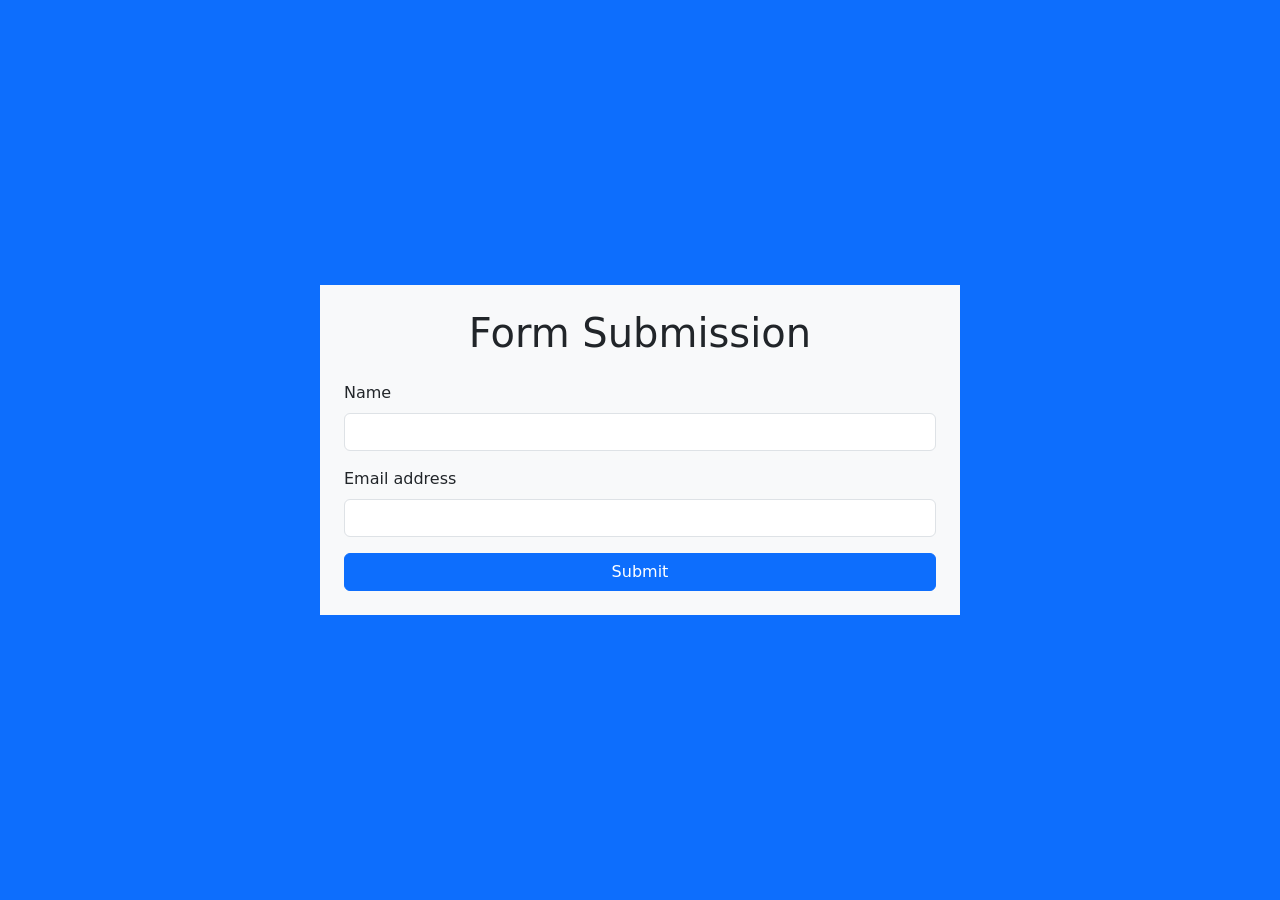
<file: 09-nodejs/exercise/form.html>
<!doctype html>
<html lang="en">
  <head>
    <meta charset="UTF-8" />
    <meta http-equiv="X-UA-Compatible" content="IE=edge" />
    <meta name="viewport" content="width=device-width, initial-scale=1.0" />
    <link
      rel="stylesheet"
      href="https://cdn.jsdelivr.net/npm/bootstrap@5.0.2/dist/css/bootstrap.min.css"
    />
    <title>Form Submission</title>
  </head>
  <body
    class="bg-primary min-vh-100 d-flex align-items-center justify-content-center"
  >
    <main class="container w-50 aling-items-center p-4 bg-light">
      <h1 class="mb-4 text-center">Form Submission</h1>
      <form method="post" action="/formExerciseSubmit">
        <div class="mb-3">
          <label for="name" class="form-label">Name</label>
          <input type="text" class="form-control" name="nameInput" id="name" />
        </div>
        <div class="mb-3">
          <label for="email" class="form-label">Email address</label>
          <input
            type="email"
            class="form-control"
            name="emailInput"
            id="email"
          />
        </div>
        <button type="submit" class="btn btn-primary w-100">Submit</button>
      </form>
    </main>
  </body>
</html>
</file>
<file: 10-debugging/sample-website/styles.css>
:root {
  --darker-blue: rgb(25, 20, 101, 1);
  --darker-blue-transpaent: rgb(25, 20, 101, 0.7);
  --dark-blue: rgba(33, 26, 144, 1);
  --blue: rgba(44, 21, 208, 1);
  --light-blue: rgb(190, 182, 249);
  --purple: rgba(124, 51, 185, 1);
  --white: rgb(255, 255, 255);
  --transparent: rgba(0, 0, 0, 0);
  --light-gray: rgb(226, 226, 226);
  --darker-blue-even-transpaent: rgb(25, 20, 101, 0.2);
}

html {
  box-sizing: border-box;
  font-size: 18px;
  font-family: 'Noto Sans', sans-serif;
  scroll-padding-top: 60px;
}

body {
  margin: 0;
  padding: 0;
}

.dark-background-container {
  background: var(--dark-blue);
  background: linear-gradient(
    34deg,
    var(--dark-blue) 6%,
    var(--blue) 46%,
    var(--purple) 91%
  );
  color: var(--white);
}

.content-container {
  padding: 20px;
  max-width: 1024px;
  margin: auto;
}

.space-evenly-distributed-row-container {
  display: flex;
  justify-content: space-evenly;
}

.space-between-distributed-row-container {
  display: flex;
  justify-content: space-between;
}

.display-none {
  display: none;
}

.more-info-button,
.reload-cat-facts {
  text-align: center;
  background-color: var(--darker-blue);
  color: var(--white);
  border: 1px solid var(--darker-blue);
  width: 180px;
  margin: 1rem auto;
  font-family: inherit;
  font-size: 1rem;
  display: block;
  padding: 10px;
}

.more-info-button:hover,
.reload-cat-facts:hover {
  background-color: var(--white);
  color: var(--darker-blue);
  cursor: pointer;
  transition: 0.25s;
}

.navbar-circular-icon-button {
  font-size: 1.5rem;
  color: var(--white);
  display: flex;
  justify-content: center;
  align-items: center;
  border-radius: 50%;
  width: 60px;
  height: 60px;
  background-color: transparent;
  border: none;
}

.navbar-circular-icon-button:hover {
  background-color: var(--light-gray);
  color: var(--darker-blue);
  cursor: pointer;
  transition: 0.25s;
}

.navbar-toggle-close-button {
  font-size: 1.5rem;
  color: var(--white);
  display: flex;
  justify-content: center;
  align-items: center;
  border-radius: 50%;
  width: 60px;
  height: 60px;
  background-color: transparent;
  border: none;
  margin: auto;
}

.navbar-toggle-close-button:hover {
  background-color: var(--light-gray);
  color: var(--darker-blue);
  cursor: pointer;
  transition: 0.25s;
}

.close-popup-button {
  font-size: 2rem;
  background-color: var(--white);
  display: flex;
  justify-content: center;
  align-items: center;
  border-radius: 50%;
  width: 60px;
  height: 60px;
  background-color: transparent;
  border: none;
}

.close-popup-button:hover {
  color: var(--darker-blue);
  background-color: var(--darker-blue-even-transpaent);
  cursor: pointer;
}

.form-button {
  width: 200px;
  background-color: var(--light-blue);
  color: black;
  border: 1px solid var(--light-blue);
  font-family: inherit;
  font-size: 1rem;
  display: block;
  padding: 10px;
  margin-bottom: 20px;
}

.form-button:hover {
  background-color: var(--darker-blue);
  color: var(--white);
  border: 1px solid var(--darker-blue);
  cursor: pointer;
  transition: 0.25s;
}

.navbar {
  position: fixed;
  width: 100%;
  padding: 15px;
  background-color: var(--darker-blue);
  box-sizing: border-box;
}

.navbar-toggle-trigger {
  display: none;
}

.navbar-toggle-trigger:checked ~ .small-screen-navbar-element-container {
  display: block;
}

.nav-list {
  padding: 0;
  margin: 0;
  list-style-type: none;
  display: flex;
  justify-content: center;
}

.nav-list-item {
  display: block;
  padding: 10px;
  width: 170px;
  text-align: center;
  border: 2px solid var(--transparent);
}

.nav-list-item:hover {
  border: 2px solid var(--white);
  border-radius: 20px;
  cursor: pointer;
}

.nav-link {
  text-decoration: none;
  color: var(--white);
}

.small-screen-navbar {
  display: none;
}

.small-screen-navbar-element-container {
  display: none;
}

.landing-image {
  width: 350px;
  height: 350px;
  margin: 45px;
  border-radius: 50%;
  display: block;
  align-self: start;
  background-image: url('./images/1920px-Adult_Scottish_Fold.jpg');
  background-position: center;
  background-size: cover;
}

.landing-text-container {
  max-width: 575px;
}

.heading-1 {
  font-size: 5rem;
}

.section-below-navbar {
  padding-top: 150px;
  min-height: calc(100vh - 150px);
}

.card {
  width: 300px;
  border-radius: 3px;
  padding: 10px;
  margin: 10px;
  display: flex;
  flex-direction: column;
  justify-content: space-between;
}

.clear-margin-top {
  margin-top: 0;
}

.clear-margin-bottom {
  margin-bottom: 0;
}

.popup-section-container {
  display: none;
  position: fixed;
  width: 100%;
  height: 100%;
  top: 0;
  left: 0;
  background-color: var(--darker-blue-transpaent);
}

.popup-section {
  background-color: var(--white);
  max-width: 846px;
  max-height: 70vh;
  overflow-y: scroll;
  margin: 150px auto;
  padding: 30px;
}

.characteristics-image {
  width: 150px;
  height: 150px;
  border-radius: 50%;
  align-self: center;
  object-fit: cover;
}

.characteristics-text-margin-left {
  margin-left: 30px;
}

.characteristics-text-margin-right {
  margin-right: 30px;
}

.cat-fact-list-item {
  display: flex;
  align-items: center;
}

.bullet-point {
  display: block;
  background-color: black;
  height: 6px;
  width: 6px;
  border-radius: 50%;
  margin-right: 10px;
  margin-left: 2em;
}

.form {
  width: 700px;
  margin: auto;
}

.form-label {
  display: block;
  margin-bottom: 10px;
  font-size: 1.1rem;
}

.form-input-box {
  width: 300px;
  height: 40px;
  font-size: inherit;
  font-family: inherit;
}

.form-fieldset {
  padding: 0;
  margin: 0;
  border: none;
}

.form-element-container {
  margin-bottom: 15px;
}

.form-buttons-container {
  padding-bottom: 30px;
}

.form-textarea {
  width: 100%;
}

.footer {
  background-color: var(--darker-blue);
  color: var(--white);
  padding: 30px;
  text-align: center;
}

@media screen and (max-width: 1023px) {
  .vertically-stacked-mid-screen-container {
    flex-direction: column;
  }

  html {
    scroll-padding-top: 320px;
  }

  .nav-list {
    flex-direction: column;
    align-items: center;
  }

  .small-screen-navbar {
    display: block;
  }

  .large-screen-navbar {
    display: none;
  }

  .landing-image {
    margin: auto;
  }

  .landing-text-container {
    max-width: unset;
  }

  .heading-1 {
    text-align: center;
  }

  .card {
    width: unset;
    border-radius: 3px;
    padding: 10px;
  }

  .popup-section {
    background-color: var(--white);
    margin: 150px 30px;
  }
}

@media screen and (max-width: 767px) {
  .vertically-stacked-sm-screen-container {
    flex-direction: column;
  }

  .landing-image {
    width: 250px;
    height: 250px;
  }

  .heading-1 {
    font-size: 4rem;
  }

  .characteristics-image {
    display: none;
  }

  .characteristics-text-margin-left {
    margin-left: 0px;
  }

  .characteristics-text-margin-right {
    margin-right: 0px;
  }

  .form {
    width: unset;
  }

  .label-input-group {
    display: flex;
    justify-content: space-between;
  }
}

@media screen and (max-width: 600px) {
  .label-input-group {
    flex-direction: column;
  }

  .form-input-box {
    width: 100%;
  }

  .form-button {
    width: 180px;
  }
}
</file>
<file: 03-css/styles.css>
/* Add your CSS code here  */
@import url(https://fonts.googleapis.com/css2?family=Cinzel:wght@400;600&display=swap);

:root {
  --ice-blue-juvie: #8fbcd4;
  --gothic-gray-blue: #6f8796;
  --dark-slate-infinity: #1f2a33;
}

/* ex1 css */

/* header styling */
.b-link {
  font-family: "Cinzel", Arial, sans-serif;
  color: var(--ice-blue-juvie);
  display: inline-block;
  margin: 0 1rem;
  text-decoration: none;
  padding: 0.5rem;
}

.b-link:hover {
  background-color: var(--ice-blue-juvie);
  color: var(--dark-slate-infinity);
  border-radius: 5px;
}

.navigation {
  background-color: var(--dark-slate-infinity);
  text-align: center;
  display: inline-block;
  font-family: "Cinzel", Arial, sans-serif;
  width: 100%;
  padding-top: 0.5rem;
  padding-bottom: 0.5rem;
}

.b-h1 {
  color: var(--gothic-gray-blue);
  text-align: center;
  margin: 0%;
  padding: 1.5rem;
}

/* body styling */

body {
  margin: 0 auto;
}

.b-body {
  background-color: #f7f7f7;
  padding-bottom: 2rem;
}

.b-main {
  font-family: "Cinzel", Arial, sans-serif;
  box-sizing: border-box;
}

/* content styling */
/* these elements are not used in ex2 so they are safe to keep general*/

ul {
  font-family: Arial, Helvetica, sans-serif;
  color: #333;
  line-height: 2rem;
  padding-left: 5rem;
}

h2 {
  color: #333;
  border-bottom: 1px solid #ddd;
  margin-left: 50px;
  margin-right: 50px;
}

/* book cover display styling */

.covers {
  text-align: center;
}

.image {
  width: 200px;
  height: 300px;
  align-content: center;
  transition: transform 0.2s ease;
}

.image:hover {
  transform: scale(1.1);
}

/* character table styling */

table {
  margin-left: 3rem;
  margin-right: 3rem;
  font-family: Arial, Helvetica, sans-serif;
  text-align: center;
  border-collapse: collapse;
  border: 1px solid #ddd;
}

tr,
th,
td {
  border: 1px solid #ddd;
  padding: 0.5rem;
  line-height: 1.5rem;
}

thead:first-of-type {
  background-color: #f0f0f0;
}

tbody > tr:nth-of-type(odd) {
  background-color: #fff;
}

tbody > tr:nth-of-type(even) {
  background-color: #f5f5f5;
}

/* ex2 styling */

/* text styling */

.f-h1 {
  font-family: Arial, Helvetica, sans-serif;
  text-align: center;
  color: #161678;
}

.f-fieldset {
  font-family: Arial, Helvetica, sans-serif;
  padding: 0%;
  border: 0;
  margin: 1rem;
}

p {
  font-family: Arial, Helvetica, sans-serif;
  font-size: 80%;
}

.f-link {
  color: #161678;
}

/* layout styling */
.f-body {
  background-color: #030342;
}

.f-main {
  border-radius: 20px;
  margin: 50px auto;
  width: 450px;
  padding: 2rem;
  background-color: #fff;
}

.f-item {
  font-family: Arial, Helvetica, sans-serif;
  margin: 1rem;
}

.f-label {
  display: inline-block;
  width: 54%;
}

.f-input {
  display: inline-block;
  height: 1.5rem;
  border: 1px solid #ccc;
  border-radius: 5px;
  padding: 0.5rem;
}

/* button styling */

.f-radio {
  margin-left: 40px;
}

.f-btn {
  display: inline-block;
  width: 49%;
  height: 2rem;
  border: 0;
  border-radius: 5px;
}

.f-submit {
  background-color: #161678;
  color: #fff;
}

.f-reset {
  background-color: #ccc;
}

.f-item:last-of-type {
  margin: 2rem;
}
</file>
<file: 04-css-layout/styles.css>
:root {
  --purple: #800080;
  --light-text-color: #fefefe;
}

body {
  font-family: Arial, Helvetica, sans-serif;
  margin: 0;
}

/* Exercise 01 - Center */

.container {
  margin: 0;
  display: flex;
  justify-content: center;
  align-items: center;
  height: 100vh;
  background-color: lavender;
}

.box {
  width: 200px;
  height: 100px;
  padding: 1rem;
  background: var(--purple);
  color: var(--light-text-color);
  font-size: 1.75rem;
  text-align: center;
  display: flex;
  align-items: center;
}

h1 {
  text-align: center;
}

/* Common styles for Flexbox and CSS Grid */
.flex-item,
.grid-item {
  padding: 10px;
  background-color: var(--purple);
  color: var(--light-text-color);
  font-size: 2em;
  text-align: center;
}

.flex-item {
  width: 160px;
  height: 80px;
  margin: 10px;
}

/* Exercise 02 - Flexbox */

.f-main {
  width: 100%;
  height: 100%;
  display: flex;
  flex-direction: column;
  justify-content: space-between;
}

.nav-header {
  height: 100px;
  width: 100%;
  background-color: black;
  color: white;
  display: flex;
  justify-content: space-between;
  align-items: center;
}

.nav-header h1 {
  padding-left: 1rem;
  justify-content: flex-start;
}

.nav-header ul {
  font-size: 1.25rem;
  display: flex;
  justify-content: flex-end;
  list-style-type: none;
}

.nav-header a {
  padding: 1rem;
  color: white;
  text-decoration-line: none;
}
.nav-header a:hover {
  color: greenyellow;
  text-decoration-line: underline;
}

.main-area {
  margin: 0 100px;
  display: flex;
  flex-wrap: wrap;
  justify-content: center;
}

.page-area {
  border: black 1px solid;
  border-radius: 10px;
  display: flex;
  flex-direction: column;
  flex: 1 1 0;
  margin: 1rem;
  padding-left: 1.25rem;
  padding-right: 1.25rem;
}

.page-area p {
  margin: 0.5rem;
  font-size: 1.25rem;
}

.page-area figure {
  margin: 1rem;
  align-self: center;
  align-content: center;
  text-align: center;
}

.page-area figcaption {
  padding: 1rem;
  font-size: 1.25rem;
}

.bottom-of-page {
  height: 100px;
  width: 100%;
  background-color: black;
  color: white;
  display: flex;
  font-size: 1.25rem;
  justify-content: center;
}

.bottom-of-page p {
  display: flex;
  align-self: center;
}

/* Exercise 03 - CSS Grid */

.grid-container {
  display: grid;
  grid-template-columns: repeat(3, 1fr);
  grid-template-rows: repeat(6, 100px);
  gap: 0.5rem;
}

.grid-container .item1,
.grid-container .item8 {
  grid-column: span 3;
}

.grid-container .item2 {
  grid-row: span 3;
  grid-column: span 2;
}

.grid-container .item3 {
  grid-row: span 3;
}

.grid-container .item6 {
  display: none;
}

.grid-container .item7 {
  grid-column-start: 1;
  grid-row-start: 5;
}

/* Exercise 04 - CSS Grid Areas */

.grid-container-area header {
  grid-area: header;
}

.grid-container-area article {
  grid-area: article;
}

.grid-container-area aside {
  grid-area: aside;
}

.grid-container-area section {
  grid-area: section;
}

.grid-container-area footer {
  grid-area: footer;
}

.grid-container-area {
  display: grid;
  gap: 0.5rem;
  grid-template-columns: 1fr;
  grid-template-rows: repeat(9, 1fr);
  grid-template-areas:
    "header"
    "article"
    "article"
    "article"
    "section"
    "section"
    "section"
    "aside"
    "footer";
}

@media (min-width: 576px) {
  .grid-container-area {
    display: grid;
    gap: 0.5rem;
    grid-template-columns: 3fr 1fr;
    grid-template-rows: 1fr 3fr 3fr 1fr;
    grid-template-areas:
      "header   header"
      "article  aside"
      "article  aside"
      "article  aside"
      "section  section"
      "section  section"
      "footer   footer";
  }
}

@media (min-width: 992px) {
  .grid-container-area {
    display: grid;
    gap: 0.5rem;
    grid-template-columns: 1fr 4fr;
    grid-template-rows: 1fr 3fr 3fr 1fr;
    grid-template-areas:
      "header   header"
      "aside article"
      "aside article"
      "aside article"
      "section  section"
      "section  section"
      "footer   footer";
  }
}
</file>
<file: 05-bootstrap/styles.css>
.ira-form {
  max-width: 550px;
}

.text-primary {
  color: #101090 !important;
}
</file>
